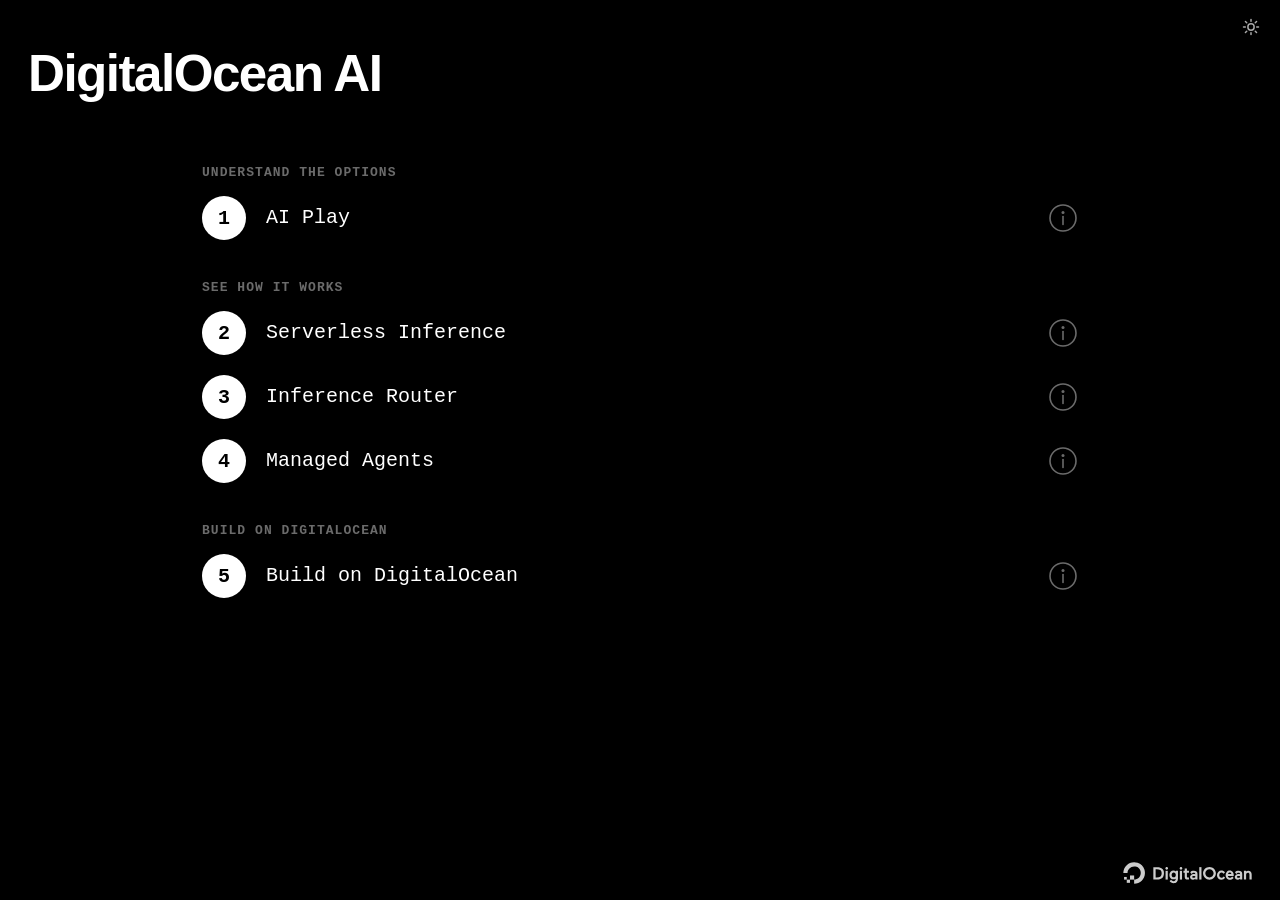
<file: index.html>
<!DOCTYPE html>
<html lang="en">
<head>
  <meta charset="UTF-8" />
  <meta name="viewport" content="width=device-width, initial-scale=1.0" />
  <title>DigitalOcean AI</title>
  <link rel="icon" href="/favicon.ico" />
  <link rel="stylesheet" href="/assets/styles.css" />
  <script src="/assets/theme.js"></script>
  <style>
    /* landing page: numbered rows grouped by what a visitor wants to do */
    main.home { max-width: 1400px; align-items: stretch; }
    .home .layout { display: grid; grid-template-columns: 1fr minmax(0, 924px) 1fr; margin-top: 24px; }
    .home .steps { grid-column: 2; list-style: none; margin: 0; padding: 0; display: flex; flex-direction: column; gap: 4px; }
    .home .group { margin: 28px 24px 4px; font: 600 13px var(--mono); letter-spacing: .08em; text-transform: uppercase; color: var(--dim-text); }
    .home .group:first-child { margin-top: 0; }
    .home .step { padding: 8px 24px; }
    .home .row { display: flex; align-items: center; gap: 20px; }
    /* solid disc with the number cut out in the page background */
    .home .n { flex: none; width: 44px; height: 44px; border-radius: 50%; display: grid; place-items: center; font: 700 20px var(--mono); background: var(--bright); color: var(--bg); }
    .home .text { flex: 1; font-size: 20px; line-height: 1.4; color: var(--bright); }
    .home .text a { color: inherit; text-decoration: none; }
    .home .text a:hover, .home .text a:focus-visible { text-decoration: underline; text-underline-offset: 3px; outline: none; }
    /* (i): round vector icon on the right; hover or keyboard focus opens the detail */
    .home .i { flex: none; width: 30px; height: 30px; padding: 0; background: transparent; border: 0; color: var(--dim-text); cursor: help; transition: color .2s; }
    .home .i svg { width: 100%; height: 100%; display: block; fill: none; stroke: currentColor; stroke-width: 1.6; stroke-linecap: round; }
    .home .i .dot { fill: currentColor; stroke: none; }
    .home .i:is(:focus-visible), .home .step.open .i { color: var(--bright); outline: none; }
    @media (hover: hover) { .home .i:hover { color: var(--bright); } }
    .home .detail { max-height: 0; overflow: hidden; opacity: 0; font-size: 16px; line-height: 1.55; color: var(--dim-text); margin-left: 64px; margin-right: 50px; transition: max-height .35s, opacity .25s, margin-top .35s; }
    /* mouse: hover opens it; keyboard: focus opens it; touch: a tap toggles .open (hover is unreliable on phones) */
    .home .step:is(.open, :has(.i:focus-visible)) .detail { max-height: 420px; opacity: 1; margin-top: 14px; }
    @media (hover: hover) { .home .step:has(.i:hover) .detail { max-height: 420px; opacity: 1; margin-top: 14px; } }
    .home .detail p { margin: 0; padding: 12px 16px; border: 1px dashed var(--mid-border); border-radius: 10px; }
    @media (max-width: 1240px) { .home .layout { display: flex; flex-direction: column; } }
    @media (max-width: 600px) {
      .home .i { width: 36px; height: 36px; margin: -3px; }
      .home .group { margin-left: 16px; margin-right: 16px; }
      .home .step { padding: 12px 16px; }
      .home .row { gap: 12px; }
      .home .n { width: 34px; height: 34px; font-size: 16px; }
      .home .text { font-size: 15px; }
      .home .detail { font-size: 14px; margin-left: 0; margin-right: 0; }
    }
  </style>
</head>
<body>
  <main class="wide home">
    <h1 class="title">DigitalOcean AI</h1>

    <div class="layout">
    <ol class="steps">
      <li class="group">Understand the options</li>
      <li class="step">
        <div class="row"><span class="n">1</span>
          <div class="text"><a href="/ai-play/">AI Play</a></div>
          <button class="i" type="button" aria-label="More about AI Play"><svg viewBox="0 0 30 30"><circle cx="15" cy="15" r="13"/><circle class="dot" cx="15" cy="9.5" r="1.5"/><path d="M15 13.5v8"/></svg></button></div>
        <div class="detail"><p>The three ways to run AI on DigitalOcean and who operates which layer.</p></div>
      </li>

      <li class="group">See how it works</li>
      <li class="step">
        <div class="row"><span class="n">2</span>
          <div class="text"><a href="/serverless-inference/">Serverless Inference</a></div>
          <button class="i" type="button" aria-label="More about Serverless Inference"><svg viewBox="0 0 30 30"><circle cx="15" cy="15" r="13"/><circle class="dot" cx="15" cy="9.5" r="1.5"/><path d="M15 13.5v8"/></svg></button></div>
        <div class="detail"><p>Live demo — send a real prompt and watch each stage of the request path light up as the reply streams.</p></div>
      </li>
      <li class="step">
        <div class="row"><span class="n">3</span>
          <div class="text"><a href="/inference-router/">Inference Router</a></div>
          <button class="i" type="button" aria-label="More about Inference Router"><svg viewBox="0 0 30 30"><circle cx="15" cy="15" r="13"/><circle class="dot" cx="15" cy="9.5" r="1.5"/><path d="M15 13.5v8"/></svg></button></div>
        <div class="detail"><p>How a prompt is classified into a task and routed to a model, with a fallback when nothing matches.</p></div>
      </li>
      <li class="step">
        <div class="row"><span class="n">4</span>
          <div class="text"><a href="/managed-agents/">Managed Agents</a></div>
          <button class="i" type="button" aria-label="More about Managed Agents"><svg viewBox="0 0 30 30"><circle cx="15" cy="15" r="13"/><circle class="dot" cx="15" cy="9.5" r="1.5"/><path d="M15 13.5v8"/></svg></button></div>
        <div class="detail"><p>How an agent runs on DigitalOcean: the harness, the action gateway and isolated credentials.</p></div>
      </li>

      <li class="group">Build on DigitalOcean</li>
      <li class="step">
        <div class="row"><span class="n">5</span>
          <div class="text"><a href="/build-on-do/">Build on DigitalOcean</a></div>
          <button class="i" type="button" aria-label="More about Build on DigitalOcean"><svg viewBox="0 0 30 30"><circle cx="15" cy="15" r="13"/><circle class="dot" cx="15" cy="9.5" r="1.5"/><path d="M15 13.5v8"/></svg></button></div>
        <div class="detail"><p>The DigitalOcean services on one page.</p></div>
      </li>
    </ol>
    </div>
  </main>
  <footer class="cellar">
    <img class="do-logo" src="/assets/do_logo_horizontal_black.svg" alt="DigitalOcean" />
  </footer>

  <script>
    /* tap an (i) to open or close its detail (phones have no hover) */
    document.querySelectorAll(".home .i").forEach(function (b) {
      b.setAttribute("aria-expanded", "false");
      b.addEventListener("click", function () {
        var li = b.closest(".step"), open = li.classList.toggle("open");
        b.setAttribute("aria-expanded", open);
      });
    });
  </script>
</body>
</html>
</file>
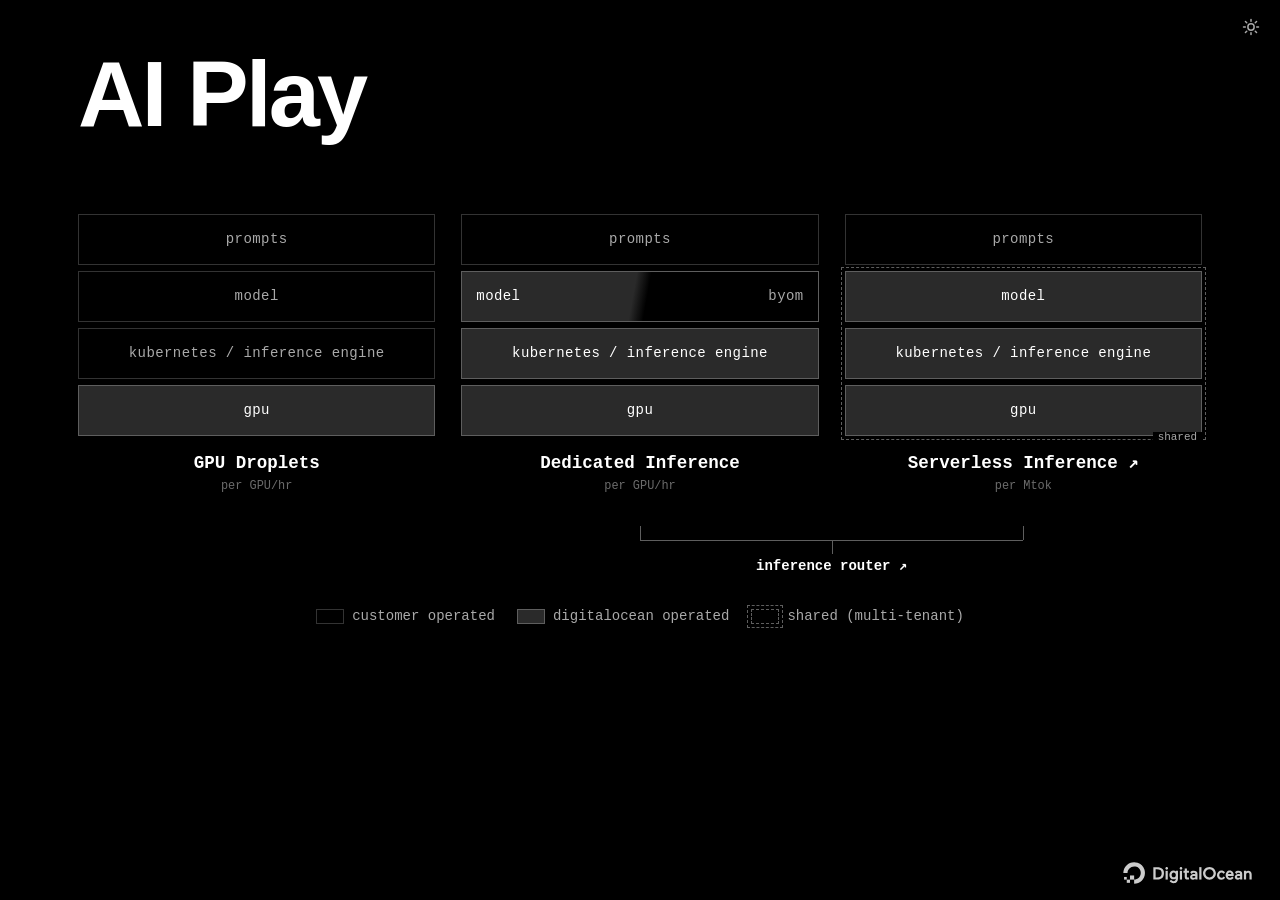
<file: ai-play/index.html>
<!DOCTYPE html>
<html lang="en">
<head>
  <meta charset="UTF-8" />
  <meta name="viewport" content="width=device-width, initial-scale=1.0" />
  <title>digitalocean ai — the bigger picture</title>
  <link rel="icon" href="/favicon.ico" />
  <link rel="stylesheet" href="/assets/styles.css" />
  <script src="/assets/theme.js"></script>
</head>
<body>
  <main>
    <h1 class="title">AI Play</h1>
    
    <div class="stacks">
      <!-- GPU Droplets -->
      <div class="stack">
        <div class="layers">
          <div class="layer cust">prompts</div>
          <div class="layer cust">model</div>
          <div class="layer cust">kubernetes / inference engine</div>
          <div class="layer do">gpu</div>
        </div>
        <div class="stack-name">GPU Droplets</div>
        <div class="stack-tier">per GPU/hr</div>
      </div>

      <!-- Dedicated Inference -->
      <div class="stack">
        <div class="layers">
          <div class="layer cust">prompts</div>
          <div class="layer split">model <span class="byom">byom</span></div>
          <div class="layer do">kubernetes / inference engine</div>
          <div class="layer do">gpu</div>
        </div>
        <div class="stack-name">Dedicated Inference</div>
        <div class="stack-tier">per GPU/hr</div>
      </div>

      <!-- Serverless Inference (the demo) -->
      <a class="stack link" href="/serverless-inference/">
        <div class="layers">
          <div class="layer cust">prompts</div>
          <div class="shared">
            <div class="layer do">model</div>
            <div class="layer do">kubernetes / inference engine</div>
            <div class="layer do">gpu</div>
            <span class="shared-tag">shared</span>
          </div>
        </div>
        <div class="stack-name">Serverless Inference ↗</div>
        <div class="stack-tier">per Mtok</div>
      </a>
    </div>

    <!-- inference router fronts both Dedicated (PaaS) and Serverless (TaaS) -->
    <a class="router link" href="/inference-router/" title="how the inference router classifies and routes prompts">
      <span class="arm l"></span>
      <span class="bar"></span>
      <span class="arm r"></span>
      <span class="stem"></span>
      <span class="router-label">inference router ↗</span>
    </a>

    <div class="legend">
      <span class="legend-item"><span class="swatch hollow"></span> customer operated</span>
      <span class="legend-item"><span class="swatch filled"></span> digitalocean operated</span>
      <span class="legend-item"><span class="swatch shared"></span> shared (multi-tenant)</span>
    </div>

  </main>

  <footer class="cellar">
    <img class="do-logo" src="/assets/do_logo_horizontal_black.svg" alt="DigitalOcean" />
  </footer>
</body>
</html>
</file>
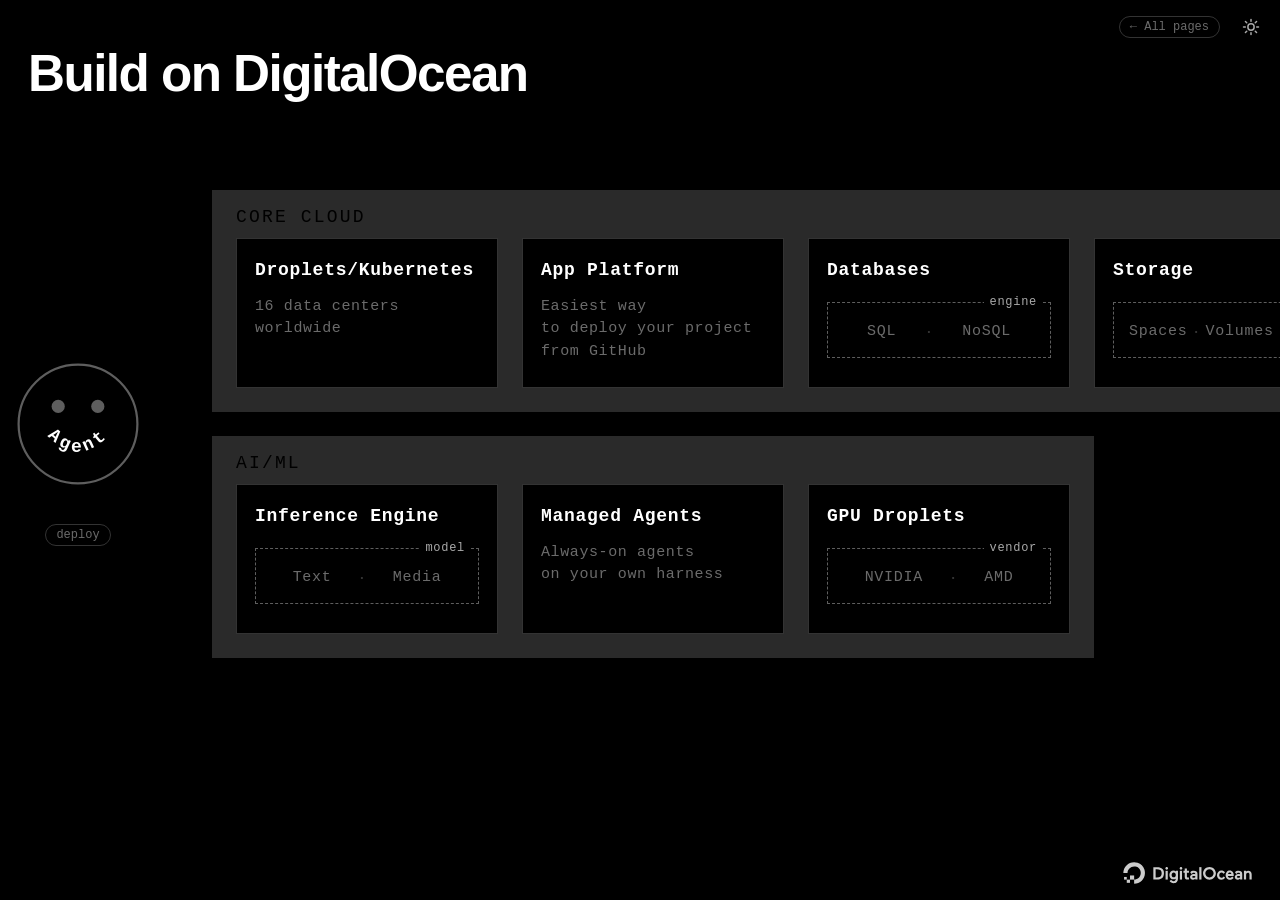
<file: build-on-do/index.html>
<!DOCTYPE html>
<html lang="en">
<head>
  <meta charset="UTF-8" />
  <meta name="viewport" content="width=device-width, initial-scale=1.0" />
  <title>Build on DigitalOcean — architecture</title>
  <link rel="icon" href="/favicon.ico" />
  <link rel="stylesheet" href="/assets/styles.css" />
  <script src="/assets/theme.js"></script>
  <style>
    /* page-specific layer on top of the shared .mars rules in styles.css */
    main.wide { max-width: 1400px; }
    .mars { font-size: 18px; }
    .mars.bod { --bw: 262px; --bh: 150px; --gap: 24px; --fh: calc(48px + var(--bh) + 24px); --sh: calc(2 * var(--fh) + 24px); flex-direction: column; align-items: center; padding-bottom: 0; gap: 20px; }
    .mars .row { position: relative; display: flex; align-items: flex-start; }
    .mars .net { position: absolute; left: 0; top: 0; width: 100%; height: 100%; overflow: visible; pointer-events: none; z-index: 2; }
    .mars .stack { display: flex; flex-direction: column; gap: 24px; }
    /* both frames are one row of 4 cells and the same size; every block is the same size, whatever it holds */
    .mars .frame.grid { display: grid; grid-template-columns: repeat(4, var(--bw)); grid-auto-rows: var(--bh); gap: var(--gap); align-content: start;
      width: calc(4 * var(--bw) + 3 * var(--gap) + 48px); height: var(--fh); }
    /* AI/ML holds 3 blocks, so it is trimmed to them: same 24px side padding and block gap as Core Cloud */
    .mars .frame.grid.ai { grid-template-columns: repeat(3, var(--bw)); width: calc(3 * var(--bw) + 2 * var(--gap) + 48px); }
    .mars .node.blk { width: var(--bw); height: var(--bh); padding: 18px; }
    /* blocks lift quickly (.2s) but settle back slowly (.7s) so the line has gone by the time they land */
    .mars .node.blk { transition-duration: .7s; }
    .mars .node.blk:hover { transition-duration: .2s; }
    .mars .node.blk .head { font-size: 18px; line-height: 1.5; }
    /* sub-blocks reuse the dashed .inner box from managed-agents.html */
    .mars .inner.subs { display: flex; margin: 18px 0 0; padding: 18px 6px 14px; font-size: 15px; white-space: nowrap; }
    .mars .inner.subs .tag { font-size: 12px; }
    .mars .inner.subs > span:not(.tag) { flex: 1 1 auto; padding: 0 8px; text-align: center; }
    .mars .desc { margin-top: 12px; white-space: nowrap; font-size: 15px; letter-spacing: .04em; line-height: 1.5; }   /* same type as the chips; colour is inherited so it lights with the block */
    /* a small dot, not a bar, between chips: centred on the boundary, same colour as the text but dimmer */
    .mars .inner.subs > span:not(.tag) + span:not(.tag) { position: relative; }
    .mars .inner.subs > span:not(.tag) + span:not(.tag)::before { content: "•"; position: absolute; left: 0; top: 50%; transform: translate(-50%, -50%); font-size: 8px; opacity: .55; }
    /* type sizes in the diagram: 12 (tabs, pill), 15 (chips), 18 (titles, captions, You). */
    /* "You": face + label, centred on the Core Cloud frame so the deploy arrow meets it */
    .mars .you { position: relative; width: 100px; height: var(--sh); color: var(--mid-border); transition: color .2s; }
    .mars .you svg { position: absolute; left: 50%; top: 50%; transform: translate(-50%, -50%); width: 132px; height: 132px; }
    .mars .you .who { position: absolute; left: 0; right: 0; top: calc(50% + 100px); display: flex; justify-content: center; }   /* well below the face: the pill is not its caption */
    .mars .you .face { fill: none; stroke: currentColor; stroke-width: 2; stroke-linecap: round; }
    .mars .you .eye { fill: currentColor; stroke: none; }
    /* "Agent" is the mouth: set along the smile's curve, 132/120 scale so font-size 16.4 = the diagram's 18px */
    .mars .you .mouth { fill: var(--bright); font: 700 16.4px var(--mono); letter-spacing: 3px; }
    /* deploy pill: quiet outline until hovered, so it doesn't outshine the diagram */
    .mars .you .sample { background: transparent; color: var(--dim-text); border-color: var(--dim-border); box-shadow: none; font-size: 12px; padding: 1px 10px; }
    /* quiet link back to the landing page, top right (same dim style as the pill) */
    .to-home { position: absolute; top: 16px; right: 60px; font-size: 12px; color: var(--dim-text); text-decoration: none; border: 1px solid var(--dim-border); border-radius: 999px; padding: 1px 10px; transition: color .2s, border-color .2s; }
    .to-home:hover, .to-home:focus-visible { color: var(--bright); border-color: var(--mid-border); }
    .mars .you .sample:hover, .mars .you .sample:focus-visible { color: var(--bright); border-color: var(--mid-border); box-shadow: none; transform: none; }
    .mars .row > .link-h { width: 84px; padding: 0 6px; height: var(--sh); margin-top: 0; }
    .mars .net .arr { opacity: 0; stroke: var(--bright); stroke-dasharray: 5 5; animation: mars-flow .6s linear infinite; transition: opacity .1s .1s; }   /* same delay in and out, so the line follows the blocks' 0.2s lift/drop */
    /* hover captions sit in a fixed strip under the diagram */
    .mars .caps { position: relative; width: 100%; height: 64px; }
    .mars .caps .cap { top: 0; width: 800px; }

    /* label mechanism (as inference-router.html): hover/focus the deploy pill → glow the blocks you deploy to and turn on the arrow */
    .mars:has(.sample[data-for="deploy"]:is(:hover,:focus-visible)) .node[data-chain~="deploy"] { transform: translateY(-4px); color: var(--bright); border-color: var(--bright); box-shadow: 0 0 24px 2px var(--glow); transition-duration: .2s; }
    .mars:has(.sample[data-for="deploy"]:is(:hover,:focus-visible)) .cap[data-chain~="deploy"] { opacity: 1; }
    .mars:has(.node[data-chain~="droplets"]:hover) .cap[data-chain~="droplets"],
    .mars:has(.node[data-chain~="app"]:hover) .cap[data-chain~="app"],
    .mars:has(.node[data-chain~="db"]:hover) .cap[data-chain~="db"],
    .mars:has(.node[data-chain~="storage"]:hover) .cap[data-chain~="storage"],
    .mars:has(.node[data-chain~="inference"]:hover) .cap[data-chain~="inference"],
    .mars:has(.node[data-chain~="agents"]:hover) .cap[data-chain~="agents"],
    .mars:has(.node[data-chain~="gpu"]:hover) .cap[data-chain~="gpu"] { opacity: 1; }
    .mars:has(.sample[data-for="deploy"]:is(:hover,:focus-visible)) .arr[data-c~="core"] { opacity: 1; }
    .mars:has(.sample[data-for="deploy"]:is(:hover,:focus-visible)) .you { color: var(--bright); }
  </style>
</head>
<body>
  <a class="to-home" href="/">← All pages</a>
  <main class="wide">
    <h1 class="title">Build on DigitalOcean</h1>

    <div class="mars bod">
      <div class="row">
        <svg class="net" aria-hidden="true"><path class="arr" data-c="core" d=""/></svg>
        <div class="you">
          <svg viewBox="0 0 120 120" role="img" aria-label="Agent"><defs><path id="smile" d="M28 66Q60 104 92 66"/></defs><circle class="face" cx="60" cy="60" r="54"/><circle class="eye" cx="42" cy="44" r="6"/><circle class="eye" cx="78" cy="44" r="6"/><text class="mouth"><textPath href="#smile" startOffset="50%" text-anchor="middle">Agent</textPath></text></svg>
          <div class="who">
            <button class="sample" type="button" data-for="deploy">deploy</button>
          </div>
        </div>

        <div class="link-h"></div>

        <div class="stack">
          <div class="frame grid"><span class="frame-title">Core Cloud</span>
          <div class="stage node blk core" data-chain="droplets"><div class="head">Droplets/Kubernetes</div><div class="desc">16 data centers<br>worldwide</div></div>
          <div class="stage node blk core" data-chain="app deploy"><div class="head">App Platform</div><div class="desc">Easiest way<br>to deploy your project<br>from GitHub</div></div>
          <div class="stage node blk core" data-chain="db deploy"><div class="head">Databases</div><div class="inner subs"><span class="tag">engine</span><span>SQL</span><span>NoSQL</span></div></div>
          <div class="stage node blk core" data-chain="storage deploy"><div class="head">Storage</div><div class="inner subs"><span class="tag">type</span><span>Spaces</span><span>Volumes</span><span>NFS</span></div></div>
          </div>
          <div class="frame grid ai"><span class="frame-title">AI/ML</span>
          <div class="stage node blk" data-chain="inference deploy"><div class="head">Inference Engine</div><div class="inner subs"><span class="tag">model</span><span>Text</span><span>Media</span></div></div>
          <div class="stage node blk" data-chain="agents"><div class="head">Managed Agents</div><div class="desc">Always-on agents<br>on your own harness</div></div>
          <div class="stage node blk" data-chain="gpu"><div class="head">GPU Droplets</div><div class="inner subs"><span class="tag">vendor</span><span>NVIDIA</span><span>AMD</span></div></div>
          </div>
        </div>
      </div>

      <div class="caps">
        <div class="cap" data-chain="droplets"><b>Droplets/Kubernetes</b>Virtual machines and managed Kubernetes,<br>in 16 data centers.</div>
        <div class="cap" data-chain="app"><b>App Platform</b>Deploy apps from code or containers.</div>
        <div class="cap" data-chain="db"><b>Databases</b>Managed PostgreSQL, MySQL, etc.</div>
        <div class="cap" data-chain="storage"><b>Storage</b>Spaces (object), Volumes (block), NFS (file).</div>
        <div class="cap" data-chain="inference"><b>Inference Engine</b>Call open-weight and pass-through models by API.</div>
        <div class="cap" data-chain="agents"><b>Managed Agents</b>Run your agent in a secure runtime,<br>and let it act in GitHub, Jira and 20,000+ other tools.</div>
        <div class="cap" data-chain="gpu"><b>GPU Droplets</b>GPU virtual machines.</div>
        <div class="cap" data-chain="deploy"><b>Deploy</b>Your agent deploys via MCP or a plugin.</div>
      </div>

    </div>
  </main>

  <script>
  /* deploy arrow: one trunk from the face through the gap between the frames, then a branch to every
     highlighted block (.node[data-chain~="deploy"]) — up to Core Cloud, down to AI/ML — each running right up to its block.
     Positions come from layout offsets (not bounding rects), so the hover lift doesn't shift the geometry. */
  (function () {
    var row = document.querySelector(".mars .row");
    var path = row.querySelector(".net .arr");
    var you = row.querySelector(".you");
    var frames = row.querySelectorAll(".frame");
    var START = 10, LIFT = 4;   // lit blocks rise 4px on hover (see .node:hover), so end the line on the lifted edge

    function pos(el) {
      var x = 0, y = 0;
      while (el && el !== row) { x += el.offsetLeft; y += el.offsetTop; el = el.offsetParent; }
      return { x: x, y: y };
    }

    function draw() {
      var core = pos(frames[0]), ai = pos(frames[1]);
      var gapY = Math.round((core.y + frames[0].offsetHeight + ai.y) / 2);
      var x0 = Math.round(pos(you).x + you.offsetWidth / 2 + you.querySelector('svg').getBoundingClientRect().width / 2 + START);   // face edge + gap
      var blocks = row.querySelectorAll('.node[data-chain~="deploy"]');
      var d = "", xEnd = x0;
      Array.prototype.forEach.call(blocks, function (b) {
        var p = pos(b), bx = Math.round(p.x + b.offsetWidth / 2);
        var up = p.y + b.offsetHeight / 2 < gapY;
        var ye = (up ? p.y + b.offsetHeight : p.y) - LIFT;
        d += "M" + bx + " " + gapY + "V" + ye;
        if (bx > xEnd) xEnd = bx;
      });
      path.setAttribute("d", d ? "M" + x0 + " " + gapY + "H" + xEnd + d : "");
    }

    draw();
    window.addEventListener("load", draw);
    window.addEventListener("resize", draw);
    if (document.fonts && document.fonts.ready) document.fonts.ready.then(draw);
    if (window.ResizeObserver) new ResizeObserver(draw).observe(row);
    new MutationObserver(draw).observe(row, { attributes: true, attributeFilter: ["data-chain"], subtree: true });
    var pill = row.querySelector('.sample[data-for="deploy"]');
    ["mouseenter", "focus"].forEach(function (e) { pill.addEventListener(e, draw); });
  })();
  </script>

  <footer class="cellar">
    <img class="do-logo" src="/assets/do_logo_horizontal_black.svg" alt="DigitalOcean" />
  </footer>
</body>
</html>
</file>
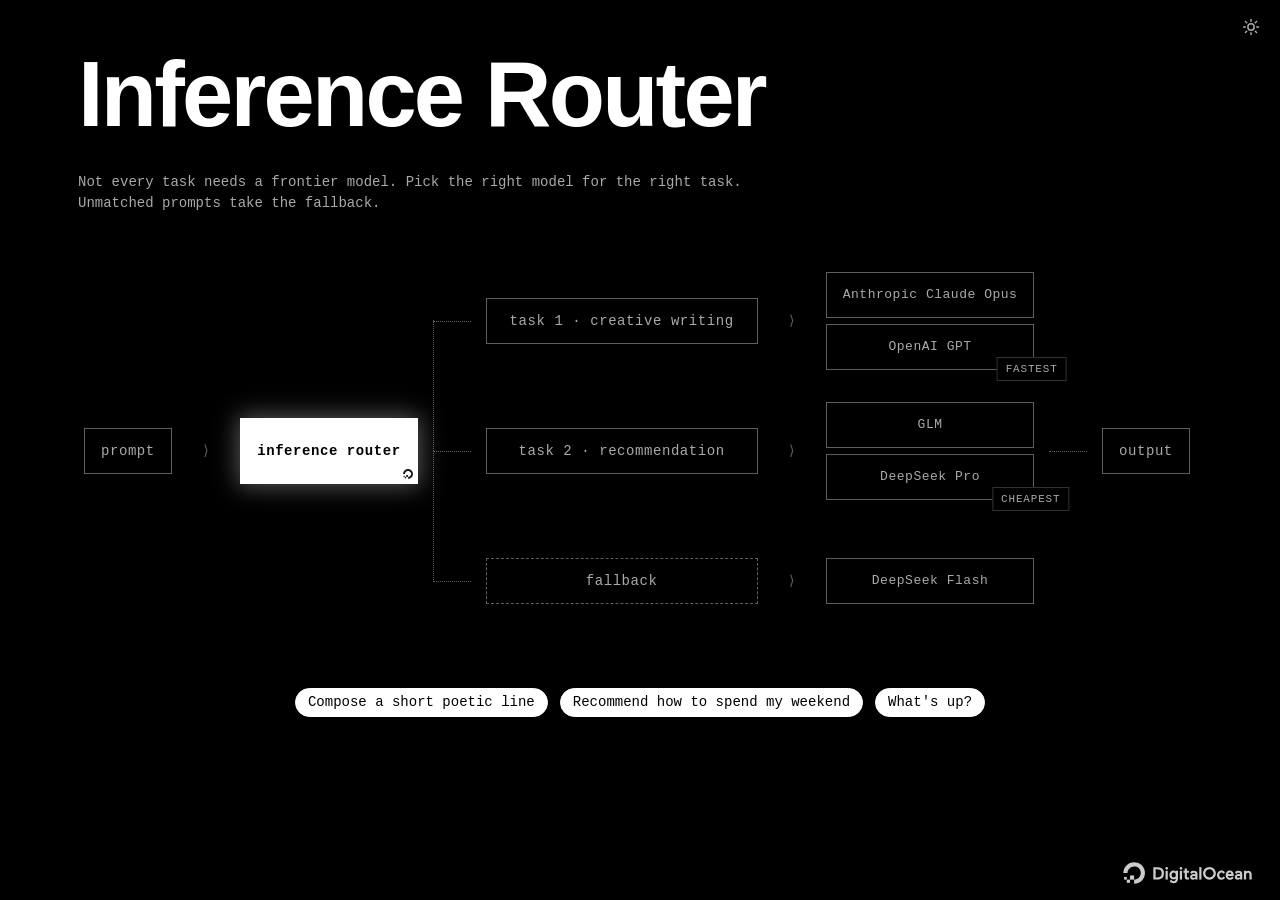
<file: inference-router/index.html>
<!DOCTYPE html>
<html lang="en">
<head>
  <meta charset="UTF-8" />
  <meta name="viewport" content="width=device-width, initial-scale=1.0" />
  <title>inference router — architecture</title>
  <link rel="icon" href="/favicon.ico" />
  <link rel="stylesheet" href="/assets/styles.css" />
  <script src="/assets/theme.js"></script>
</head>
<body>
  <main>
    <h1 class="title">Inference Router</h1>
    <p class="lead">Not every task needs a frontier model. Pick the right model for the right task. <br> Unmatched prompts take the fallback.</p>

    <div class="arch" id="arch">
      <div class="stage node" data-chain="creative recommend fallback">prompt</div>

      <div class="conn" data-chain="creative recommend fallback"><span class="chev">⟩</span></div>

      <div class="stage node router" data-chain="creative recommend fallback">inference router<img class="router-logo" src="/assets/do_mark_black.svg" alt="DigitalOcean" /></div>

      <!-- branch: a ⟩ arrow fans the router into each group, and each group ⟩ feeds the output -->
      <div class="arch-branch">
        <div class="arch-tasks">
          <!-- task 1 -->
          <div class="task-group">
            <div class="conn line" data-chain="creative"></div>
            <div class="stage node task" data-chain="creative">task 1 · creative writing</div>
            <div class="conn" data-chain="creative"><span class="chev">⟩</span></div>
            <div class="arch-models">
              <div class="stage node model">Anthropic Claude Opus</div>
              <div class="stage node model" data-chain="creative">OpenAI GPT</div>
            </div>
            <div class="arch-criteria" data-chain="creative">fastest</div>
          </div>

          <!-- task 2 -->
          <div class="task-group">
            <div class="conn line" data-chain="recommend"></div>
            <div class="stage node task" data-chain="recommend">task 2 · recommendation</div>
            <div class="conn" data-chain="recommend"><span class="chev">⟩</span></div>
            <div class="arch-models">
              <div class="stage node model">GLM</div>
              <div class="stage node model" data-chain="recommend">DeepSeek Pro</div>
            </div>
            <div class="arch-criteria" data-chain="recommend">cheapest</div>
          </div>

          <!-- fallback (task 3, kinda) — the catch-all when no task matches -->
          <div class="task-group">
            <div class="conn line" data-chain="fallback"></div>
            <div class="stage node task fallback" data-chain="fallback">fallback</div>
            <div class="conn" data-chain="fallback"><span class="chev">⟩</span></div>
            <div class="arch-models">
              <div class="stage node model" data-chain="fallback">DeepSeek Flash</div>
            </div>
          </div>
        </div>
      </div>

      <div class="conn line" data-chain="creative recommend fallback"></div>

      <div class="stage node output" data-chain="creative recommend fallback">output</div>
    </div>

    <div class="samples">
      <button class="sample" type="button" data-for="creative">Compose a short poetic line</button>
      <button class="sample" type="button" data-for="recommend">Recommend how to spend my weekend</button>
      <button class="sample" type="button" data-for="fallback">What's up?</button>
    </div>
  </main>

  <footer class="cellar">
    <img class="do-logo" src="/assets/do_logo_horizontal_black.svg" alt="DigitalOcean" />
  </footer>

</body>
</html>
</file>
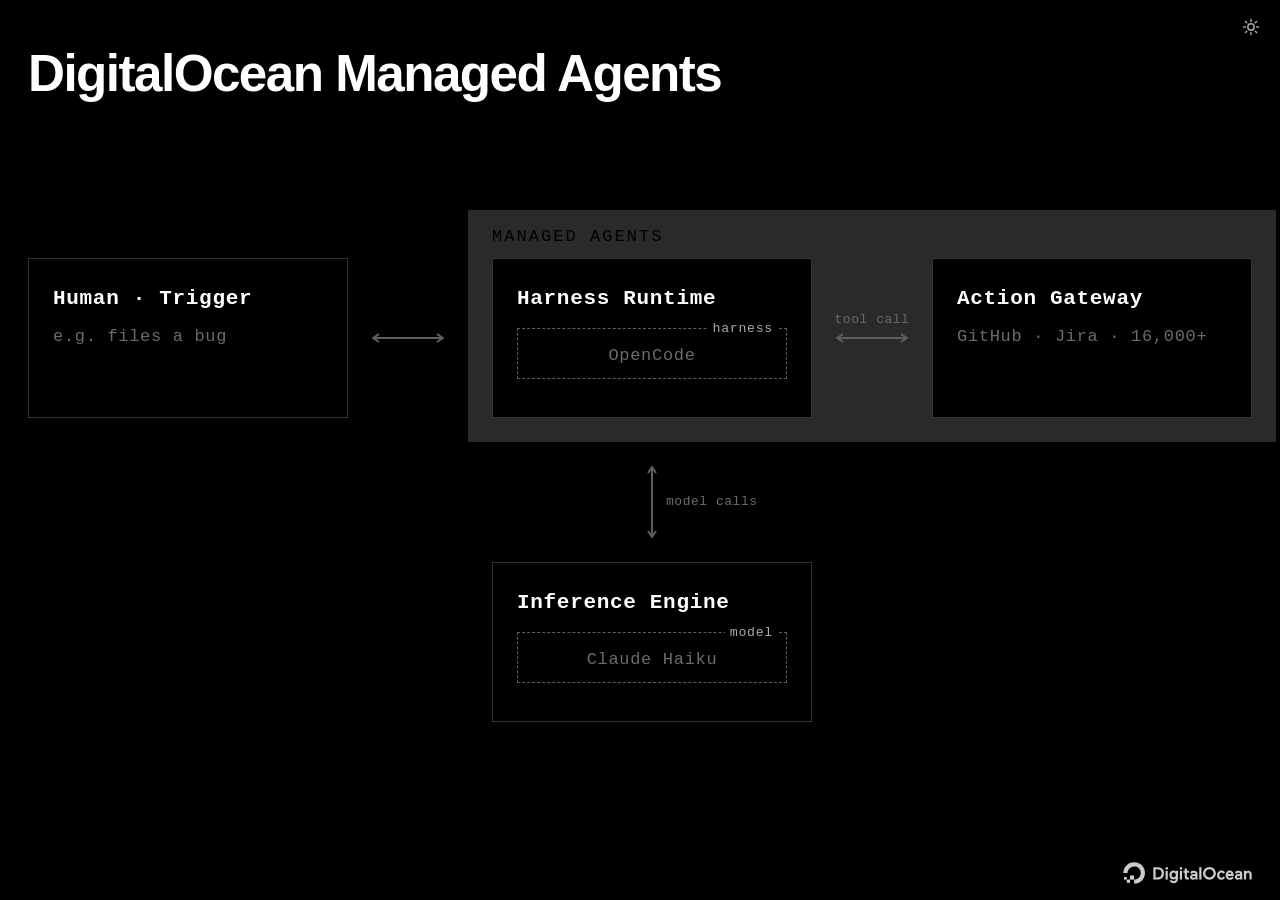
<file: managed-agents/index.html>
<!DOCTYPE html>
<html lang="en">
<head>
  <meta charset="UTF-8" />
  <meta name="viewport" content="width=device-width, initial-scale=1.0" />
  <title>DigitalOcean Managed Agents — architecture</title>
  <link rel="icon" href="/favicon.ico" />
  <link rel="stylesheet" href="/assets/styles.css" />
  <script src="/assets/theme.js"></script>
</head>
<body>
  <main class="wide">
    <h1 class="title">DigitalOcean Managed Agents</h1>

    <div class="mars">
      <div class="stage node human"><div class="head">Human · Trigger</div><div class="line">e.g. files a bug</div></div>

      <div class="link-h"><svg viewBox="0 0 72 10"><path class="arr" data-c="hr" d="M1 5H71M7 1L1 5L7 9M65 1L71 5L65 9"/></svg></div>

      <div class="frame"><span class="frame-title">Managed Agents</span>
        <div class="col">
          <div class="stage node hr"><div class="head">Harness Runtime</div><div class="inner"><span class="tag">harness</span>OpenCode</div></div>
          <svg width="10" height="72" viewBox="0 0 10 72"><path class="arr" data-c="hr si" d="M5 1V71M1 7L5 1L9 7M1 65L5 71L9 65"/></svg>
          <span class="lbl">model calls</span>
          <div class="stage node si"><div class="head">Inference Engine</div><div class="inner"><span class="tag">model</span>Claude Haiku</div></div>
        </div>

        <div class="link-h"><span class="t">tool call</span><svg viewBox="0 0 72 10"><path class="arr" data-c="hr ag" d="M1 5H71M7 1L1 5L7 9M65 1L71 5L65 9"/></svg></div>

        <div class="stage node ag"><div class="head">Action Gateway</div><div class="line">GitHub · Jira · 16,000+</div></div>
      </div>

      <div class="cap c1"><b>Durable Sessions</b>Pause, resume, hand off.</br>Firecracker microVMs.</div>
      <div class="cap c3"><b>Model Catalog</b>Open-weight and pass-through models.</div>
      <div class="cap c2"><b>Isolated Credentials</b>Secrets never enter the agent's runtime.</div>
    </div>
  </main>

  <footer class="cellar">
    <img class="do-logo" src="/assets/do_logo_horizontal_black.svg" alt="DigitalOcean" />
  </footer>
</body>
</html>
</file>
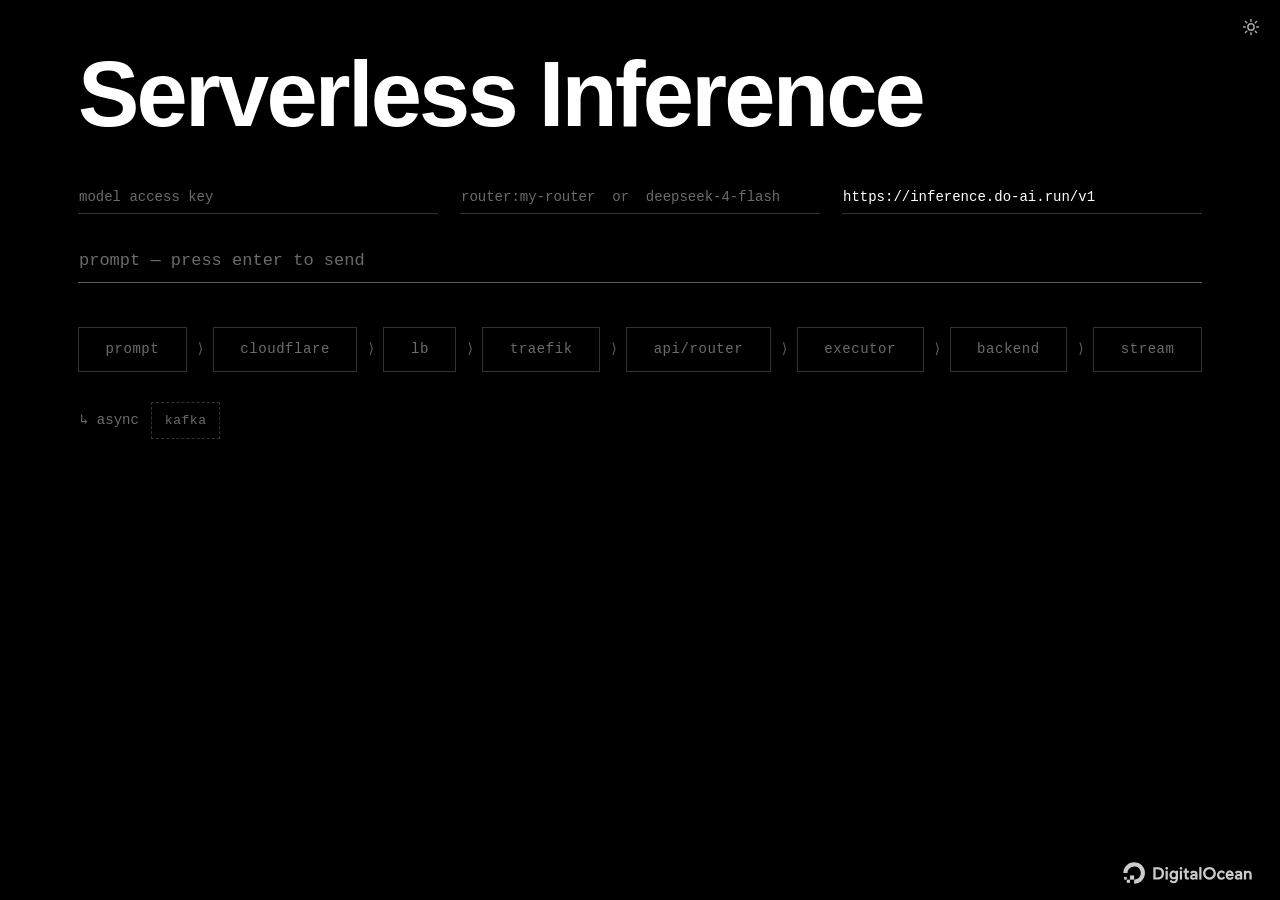
<file: serverless-inference/index.html>
<!DOCTYPE html>
<html lang="en">
<head>
  <meta charset="UTF-8" />
  <meta name="viewport" content="width=device-width, initial-scale=1.0" />
  <title>Serverless Inference — deep dive</title>
  <link rel="icon" href="/favicon.ico" />
  <link rel="stylesheet" href="/assets/styles.css" />
  <script src="/assets/theme.js"></script>
</head>
<body>
  <main>
    <h1 class="title">Serverless Inference</h1>

    <div class="config">
      <input id="key"   type="password" placeholder="model access key" autocomplete="off" spellcheck="false" />
      <input id="model" type="text"     placeholder="router:my-router  or  deepseek-4-flash" spellcheck="false" />
      <input id="base"  type="text"     placeholder="https://inference.do-ai.run/v1" spellcheck="false" />
    </div>

    <input id="prompt" type="text" placeholder="prompt — press enter to send" spellcheck="false" autocomplete="off" />

    <div class="pipeline" id="pipeline"></div>
    <div class="branch" id="branch"></div>

    <div class="meta" id="meta"></div>
    <div class="reply" id="reply"></div>
  </main>

  <footer class="cellar">
    <a href="/ai-play/" title="see the bigger picture — DigitalOcean AI">
      <img class="do-logo" src="/assets/do_logo_horizontal_black.svg" alt="DigitalOcean — the bigger picture" />
    </a>
  </footer>

  <script src="/assets/app.js"></script>
</body>
</html>
</file>
<file: assets/styles.css>
/* dark is the default (projector-friendly); [data-theme="light"] flips the palette live */
:root {
  --bg: #000;
  --dim-border: #333;
  --dim-text: #6b6b6b;
  --mid-border: #5e5e5e;
  --mid-text: #a9a9a9;
  --bright: #ffffff;
  --line: #2a2a2a;
  --glow: rgba(255, 255, 255, .35);
  --tip-bg: #111111;
  --pos: #6ee7a8;
  --neg: #ff8f8f;
  --logo-filter: invert(1);
  --mono: ui-monospace, SFMono-Regular, "SF Mono", Menlo, Consolas, "Liberation Mono", monospace;
}

:root[data-theme="light"] {
  --bg: #ffffff;
  --dim-border: #d9d9d9;
  --dim-text: #8a8a8a;
  --mid-border: #b3b3b3;
  --mid-text: #555555;
  --bright: #111111;
  --line: #ececec;
  --glow: rgba(0, 0, 0, .22);
  --tip-bg: #ffffff;
  --pos: #128a5b;
  --neg: #c0362c;
  --logo-filter: none;
}

* { box-sizing: border-box; }

html, body { height: 100%; }

body {
  margin: 0;
  background: var(--bg);
  color: var(--mid-text);
  font-family: var(--mono);
  font-size: 14px;
  line-height: 1.5;
  -webkit-font-smoothing: antialiased;
}

/* live theme toggle — fixed top-right on every page, icon only */
.theme-toggle {
  position: fixed; top: 14px; right: 16px; z-index: 50;
  display: inline-flex; align-items: center; justify-content: center;
  background: transparent; border: 0; padding: 4px; line-height: 0;
  color: var(--mid-text); cursor: pointer;
  transition: color .15s;
}
.theme-toggle:hover { color: var(--bright); }

main {
  max-width: 1180px;
  margin: 0 auto;
  padding: 48px 28px 110px;
  display: flex;
  flex-direction: column;
  gap: 26px;
}

/* ───────────────────────── title ───────────────────────── */
.title {
  font-family: -apple-system, BlinkMacSystemFont, "Segoe UI", Helvetica, Arial, sans-serif;
  font-size: clamp(44px, 8vw, 92px);
  font-weight: 800;
  letter-spacing: -0.03em;
  line-height: 1;
  color: var(--bright);
  margin: 0 0 16px;
}

/* ───────────────────────── inputs ───────────────────────── */
.config { display: flex; gap: 22px; }
.config input { flex: 1; min-width: 0; }

input {
  font: inherit;
  color: var(--bright);
  background: transparent;
  border: 0;
  border-bottom: 1px solid var(--dim-border);
  padding: 5px 1px;
  caret-color: var(--bright);
}
input::placeholder { color: var(--dim-text); }
input:focus { outline: none; border-bottom-color: var(--bright); }

#prompt {
  width: 100%;
  font-size: 17px;
  border-bottom-color: var(--mid-border);
  padding: 8px 1px;
}

/* ───────────────────────── pipeline ───────────────────────── */
.pipeline {
  display: flex;
  align-items: center;
  flex-wrap: nowrap;
  gap: 26px;
  padding: 18px 0 4px;
}

.stage {
  position: relative;
  flex: 1 1 auto;
  min-width: max-content;
  text-align: center;
  border: 1px solid var(--dim-border);
  color: var(--dim-text);
  padding: 11px 16px;
  white-space: nowrap;
  letter-spacing: .04em;
  transition: color .2s, border-color .2s, background .2s, box-shadow .2s;
}

/* ">" connector between stages */
.stage:not(:first-child)::before {
  content: "⟩";
  position: absolute; top: 50%; left: -13px;
  transform: translate(-50%, -50%);
  color: var(--mid-border);
}

/* states */
.stage.reached { color: var(--mid-text); border-color: var(--mid-border); }
.stage.active,
.stage.streaming {
  color: var(--bright);
  border-color: var(--bright);
  box-shadow: 0 0 0 1px var(--bright);
  animation: breathe 1.3s ease-in-out infinite;
}
@keyframes breathe {
  0%, 100% { box-shadow: 0 0 0 1px var(--bright); }
  50%      { box-shadow: 0 0 12px 0 var(--glow); }
}
.stage.failed {
  color: var(--bright);
  border-color: var(--bright);
  border-style: dashed;
  animation: none;
  box-shadow: none;
}

/* ───────────────────────── kafka branch ───────────────────────── */
.branch { min-height: 18px; padding-left: 2px; display: flex; align-items: center; }
.branch .stage {
  flex: 0 0 auto;
  border-style: dashed;
  font-size: 13px;
  padding: 8px 13px;
}
.branch .label { color: var(--dim-text); margin-right: 12px; }
.branch .stage::before, .branch .stage::after { display: none; }

/* ───────────────────────── meta + reply ───────────────────────── */
.meta {
  color: var(--mid-text);
  min-height: 1.5em;
  letter-spacing: .02em;
  word-break: break-word;
}
.meta .sep { color: var(--dim-text); }
.meta b { color: var(--bright); font-weight: 600; }

/* model info glyph + hover tooltip (details pulled from the model catalog) */
.info { position: relative; display: inline-flex; align-items: center; vertical-align: middle; margin-left: 5px; cursor: help; outline: none; color: var(--mid-text); }
.info-ico { display: block; }
.info-ico circle { fill: currentColor; }  /* glyph matches the gray text */
.info-ico rect { fill: var(--bg); }        /* the "i" cut out in the background colour */
.info .tip {
  position: absolute; left: 0; top: calc(100% + 8px); z-index: 30;
  width: max-content; max-width: 340px;
  background: var(--tip-bg); border-radius: 8px;
  padding: 10px 12px; color: var(--mid-text);
  font-size: 12px; line-height: 1.45; letter-spacing: normal; white-space: normal;
  box-shadow: 0 8px 24px rgba(0, 0, 0, .6);
  opacity: 0; visibility: hidden; transform: translateY(-4px);
  transition: opacity .12s, transform .12s; pointer-events: none;
}
.info-ico:hover + .tip, .info:focus-visible .tip { opacity: 1; visibility: visible; transform: translateY(0); }
.tip-title { display: block; color: var(--bright); font-weight: 600; margin-bottom: 3px; }
.tip-desc { display: block; margin-bottom: 6px; }
.tip-row { display: block; color: var(--dim-text); }

.reply {
  color: var(--bright);
  white-space: pre-wrap;
  word-wrap: break-word;
  font-size: 16px;
  min-height: 1.5em;
}
.reply.dim { color: var(--dim-text); }
.reply .cursor {
  display: inline-block;
  width: 7px; height: 1em;
  background: var(--bright);
  vertical-align: text-bottom;
  animation: blink 1s step-end infinite;
}
@keyframes blink { 50% { opacity: 0; } }

/* ───────────────────────── bigger picture (index.html) ───────────────────────── */
.lead { color: var(--mid-text); margin: -10px 0 0; }

.xlink {
  display: inline-block; width: fit-content;
  color: var(--mid-text); text-decoration: none;
  border-bottom: 1px solid var(--dim-border); padding-bottom: 1px;
}
.xlink:hover { color: var(--bright); border-bottom-color: var(--bright); }
.xlink .tag {
  font-size: .78em; letter-spacing: .08em; text-transform: uppercase;
  color: var(--dim-text); border: 1px solid var(--dim-border);
  padding: 1px 5px; margin-left: 6px; vertical-align: 1px;
}

.legend { display: flex; flex-wrap: wrap; justify-content: center; gap: 22px; color: var(--mid-text); }
.legend-item { display: inline-flex; align-items: center; gap: 8px; white-space: nowrap; }
.swatch { width: 28px; height: 15px; display: inline-block; }
.swatch.hollow { border: 1px solid var(--dim-border); }
.swatch.filled { background: var(--line); border: 1px solid var(--mid-border); }
.swatch.shared { border: 1px dashed var(--mid-border); }

.stacks { display: flex; gap: 26px; align-items: stretch; margin-top: 32px; }
.stack {
  flex: 1 1 0; min-width: 0;
  display: flex; flex-direction: column;
  color: inherit; text-decoration: none;
}
.layers { display: flex; flex-direction: column; gap: 6px; }
.layer {
  border: 1px solid var(--dim-border);
  padding: 14px 14px; text-align: center;
  letter-spacing: .03em;
  white-space: nowrap; overflow: hidden; text-overflow: ellipsis;
}
.layer.cust { background: transparent; border-color: var(--dim-border); color: var(--mid-text); }
.layer.do   { background: var(--line); border-color: var(--mid-border); color: var(--bright); }
.layer.split {
  background: linear-gradient(100deg, var(--line) 0 48%, transparent 52% 100%);
  border-color: var(--mid-border); color: var(--bright);
  display: flex; justify-content: space-between; gap: 8px;
}
.layer.split .byom { color: var(--mid-text); }

.shared {
  position: relative;
  display: flex; flex-direction: column; gap: 6px;
  outline: 1px dashed var(--mid-border);   /* outline takes no layout space, so rows stay aligned across columns */
  outline-offset: 3px;
}
.shared-tag {
  position: absolute; right: 0; bottom: -7px;
  background: var(--bg); padding: 0 5px;
  font-size: .78em; line-height: 1; color: var(--mid-text);
}

.stack-name { margin-top: auto; padding-top: 14px; text-align: center; color: var(--bright); font-weight: 600; font-size: 1.25em;}
.stack-tier { text-align: center; color: var(--dim-text); font-size: .85em; margin-top: 2px; }

/* inference router — a title below, connected up to the Dedicated (PaaS) and Serverless (TaaS)
   columns with right-angle lines. columns are 3 equal flex cells with a 26px gap, so the middle
   column centers on 50% and the right column one (column + gap) = (100% + 26px)/3 further right. */
.router { position: relative; height: 66px; margin-top: -8px; }
.router .bar {
  position: absolute; top: 26px; left: 50%;
  width: calc((100% + 26px) / 3);
  border-top: 1px solid var(--mid-border);
}
.router .arm {
  position: absolute; top: 12px; height: 14px;
  border-left: 1px solid var(--mid-border);
}
.router .arm.l { left: 50%; }
.router .arm.r { left: calc(50% + (100% + 26px) / 3); }
.router .stem {
  position: absolute; top: 26px; height: 14px;
  left: calc(50% + (100% + 26px) / 6);
  border-left: 1px solid var(--mid-border);
}
.router .router-label {
  position: absolute; top: 42px;
  left: calc(50% + (100% + 26px) / 6);
  transform: translateX(-50%);
  white-space: nowrap;
  color: var(--bright); font-weight: 600;
}
a.router.link { display: block; text-decoration: none; cursor: pointer; }
a.router.link:hover .router-label { text-decoration: underline; }
a.router.link:hover .bar,
a.router.link:hover .arm,
a.router.link:hover .stem { border-color: var(--bright); }

/* serverless inference is the demo entry point */
.stack.link { cursor: pointer; }
.stack.link:hover .layer.do { box-shadow: 0 0 0 1px var(--bright); }
.stack.link:hover .shared { border-color: var(--bright); }
.stack.link:hover .stack-name { text-decoration: underline; }

/* ───────────────────────── cellar / footer ───────────────────────── */
.cellar {
  position: fixed;
  left: 0; right: 0; bottom: 0;
  z-index: 10;
  width: 100%;
  padding: 16px 28px;
  background: var(--bg);
  display: flex;
  align-items: center;
  justify-content: flex-end;
  gap: 16px;
  color: var(--dim-text);
}
.cellar a { display: inline-flex; }
.cellar .do-logo {
  height: 22px;
  width: auto;
  filter: var(--logo-filter);   /* invert to white on dark; original black on light */
  opacity: .8;
  transition: opacity .15s;
}
.cellar a:hover .do-logo { opacity: 1; }

/* ───────────────────────── router architecture (inference-router.html) ───────────────────────── */
/* left-to-right block diagram: prompt ⟩ router ⟩ [three task groups] ⟩ output.
   reuses .stage for the blocks; the router→groups fan and groups→output collapse are
   drawn as a vertical "bus" + per-row arms, the same border-line technique as .router. */
.arch {
  display: flex;
  align-items: center;
  gap: 0;
  overflow-x: auto;         /* narrow screens scroll rather than break the connectors */
  padding: 32px 0px 32px 0px;  /* room so hover-glow box-shadows aren't clipped by the scroll box */
}

/* blocks — .stage handles the look; drop its built-in ⟩ (we place connectors explicitly).
   static diagram: render every block in the calm mid state (no animation). */
.arch .node { position: relative; flex: 0 0 auto; min-width: max-content; line-height: 1.3;
  min-height: 46px; display: flex; align-items: center; justify-content: center;
  color: var(--mid-text); border-color: var(--mid-border);
  margin: 0 6px 0 6px }

.arch .node::before { content: none; }
.arch .node.router { font-weight: 600; background: var(--bright); color: var(--bg); border-color: var(--bright); box-shadow: 0 0 24px 2px var(--glow); }
/* DO mark inside the router block's bottom-left corner. it sits on the bright fill, so its
   filter is the inverse of the page's — black mark on the white block (dark), white on black (light) */
.router-logo { position: absolute; right: 4px; bottom: 4px; height: 10px; width: auto; opacity: .9; filter: none; }
:root[data-theme="light"] .router-logo { filter: invert(1); }
.arch .node.model { font-size: 13px; padding: 8px 13px; text-align:left; min-width: 13rem;}
/* fixed width sized to the longest label, so every task block matches (arrows align) */
.arch .node.task { width: 272px; text-align: center; }
.arch .node.task.fallback { border-style: dashed; }

/* horizontal ⟩ connector between adjacent blocks */
.arch .conn { flex: 0 0 auto; display: flex; align-items: center; justify-content: center; padding: 0 24px; }
.arch .conn .chev { color: var(--mid-border); transition: color .2s; }
/* dotted line connector — fans out of the router and collapses into output; stops short of the blocks */
.arch .conn.line { width: 56px; padding: 0 9px; }
.arch .conn.line::before { content: ""; width: 100%; border-top: 1px dotted var(--mid-border); transition: border-top-color .2s; }

/* the three groups, stacked; equal row heights (grid 1fr) so the ⟩ arrow rows align */
.arch-branch { position: relative; align-self: stretch; display: flex; }
/* vertical dotted spine joining the three fan lines into a fan out of the router. split at the
   router's entry (mid) into upper/lower halves so a hovered route can light just its own segment */
.arch-branch::before,
.arch-branch::after {
  content: ""; position: absolute; left: 9px;
  border-left: 1px dotted var(--mid-border); transition: border-left-color .2s;
}
.arch-branch::before { top: 13.5%; bottom: 50%; }  /* mid → top (task 1) */
.arch-branch::after  { top: 50%; bottom: 13.5%; }  /* mid → bottom (fallback) */
.arch-tasks {
  display: grid;
  grid-auto-rows: 1fr;
  gap: 32px;
  flex: 1 1 auto;
}
.task-group { position: relative; display: flex; align-items: center; }
.arch-models { position: relative; display: flex; flex-direction: column; justify-content: center; gap: 6px; }
.arch-models .node { flex: 1 1 auto; text-align: center; }

/* selection-criterion chip — a badge overlapping the bottom-right corner of the
   group's lowest model (styled like .stack-tier / .xlink .tag). */
.arch-criteria {
  position: absolute; right: 0; bottom: 0;
  transform: translate(38%, 45%);
  z-index: 2; background: var(--bg);
  text-align: center;
  font-size: .78em; letter-spacing: .08em; text-transform: uppercase;
  color: var(--mid-text);
  border: 1px solid var(--dim-border);
  padding: 3px 8px; white-space: nowrap;
  transition: color .2s, border-color .2s, box-shadow .2s;
}
.arch-criteria.fallback { border-style: dashed; color: var(--dim-text); }

/* ───────────────────────── sample prompts (hover to trace a route) ───────────────────────── */
/* filled, rounded tags (not blocks) — bright fill so they read as pills; theme-inverted text */
.samples { display: flex; flex-wrap: wrap; align-self: center; align-items: center; gap: 12px; }
.sample {
  font: inherit; color: var(--bg);
  background: var(--bright); border: 1px solid var(--bright);
  border-radius: 999px; padding: 3px 12px; cursor: pointer;
  transition: box-shadow .2s, transform .15s;
}
.sample:hover, .sample:focus-visible {
  outline: none; box-shadow: 0 0 12px 0 var(--glow); transform: translateY(-1px);
}

/* hover/focus a sample → glow every block, badge and connector on its chain (data-chain).
   blocks & badges get the ring; connectors get a colour lift only. */
main:has(.sample[data-for="creative"]:hover)       :is(.node, .arch-criteria)[data-chain~="creative"],
main:has(.sample[data-for="creative"]:focus-visible) :is(.node, .arch-criteria)[data-chain~="creative"],
main:has(.sample[data-for="recommend"]:hover)      :is(.node, .arch-criteria)[data-chain~="recommend"],
main:has(.sample[data-for="recommend"]:focus-visible) :is(.node, .arch-criteria)[data-chain~="recommend"] {
  color: var(--bright); border-color: var(--bright); box-shadow: 0 0 12px 0 var(--glow);
}
/* router keeps its inverted knockout text on the bright fill; take the ring only */
main:has(.sample[data-for="creative"]:hover)       .node.router[data-chain~="creative"],
main:has(.sample[data-for="creative"]:focus-visible) .node.router[data-chain~="creative"],
main:has(.sample[data-for="recommend"]:hover)      .node.router[data-chain~="recommend"],
main:has(.sample[data-for="recommend"]:focus-visible) .node.router[data-chain~="recommend"] {
  color: var(--bg); box-shadow: 0 0 28px 3px var(--glow);
}
/* connectors: chevrons + dotted lines light up */
main:has(.sample[data-for="creative"]:hover)       [data-chain~="creative"] .chev,
main:has(.sample[data-for="creative"]:focus-visible) [data-chain~="creative"] .chev,
main:has(.sample[data-for="recommend"]:hover)      [data-chain~="recommend"] .chev,
main:has(.sample[data-for="recommend"]:focus-visible) [data-chain~="recommend"] .chev {
  color: var(--bright);
}
main:has(.sample[data-for="creative"]:hover)       .conn.line[data-chain~="creative"]::before,
main:has(.sample[data-for="creative"]:focus-visible) .conn.line[data-chain~="creative"]::before,
main:has(.sample[data-for="recommend"]:hover)      .conn.line[data-chain~="recommend"]::before,
main:has(.sample[data-for="recommend"]:focus-visible) .conn.line[data-chain~="recommend"]::before {
  border-top-color: var(--bright);
}
/* spine: light only the segment the route travels. creative (top) → upper half; recommend
   (middle) enters the fan at mid, so no vertical segment glows. */
main:has(.sample[data-for="creative"]:hover) .arch-branch::before,
main:has(.sample[data-for="creative"]:focus-visible) .arch-branch::before {
  border-left-color: var(--bright);
}
/* fallback (bottom row) → light the LOWER spine half (mid → bottom) */
main:has(.sample[data-for="fallback"]:hover) .arch-branch::after,
main:has(.sample[data-for="fallback"]:focus-visible) .arch-branch::after {
  border-left-color: var(--bright);
}

/* fallback route ("What's up?") — no defined task; router sends it to the default model */
main:has(.sample[data-for="fallback"]:hover)       :is(.node, .arch-criteria)[data-chain~="fallback"],
main:has(.sample[data-for="fallback"]:focus-visible) :is(.node, .arch-criteria)[data-chain~="fallback"] {
  color: var(--bright); border-color: var(--bright); box-shadow: 0 0 12px 0 var(--glow);
}
main:has(.sample[data-for="fallback"]:hover)       .node.router[data-chain~="fallback"],
main:has(.sample[data-for="fallback"]:focus-visible) .node.router[data-chain~="fallback"] {
  color: var(--bg); box-shadow: 0 0 28px 3px var(--glow);
}
main:has(.sample[data-for="fallback"]:hover)       [data-chain~="fallback"] .chev,
main:has(.sample[data-for="fallback"]:focus-visible) [data-chain~="fallback"] .chev {
  color: var(--bright);
}
main:has(.sample[data-for="fallback"]:hover)       .conn.line[data-chain~="fallback"]::before,
main:has(.sample[data-for="fallback"]:focus-visible) .conn.line[data-chain~="fallback"]::before {
  border-top-color: var(--bright);
}


/* ---- mars-architecture.html ---- */
main.wide { max-width: 1320px; min-height: 100vh; box-sizing: border-box; }
main.wide .title { font-size: clamp(32px, 4vw, 72px); white-space: nowrap; }
.mars { position: relative; margin: auto; padding-bottom: 280px; display: flex; align-items: flex-start; font-size: 17px; }
.mars .arr { stroke: var(--mid-border); fill: none; stroke-width: 2; transition: stroke .2s; }
.mars .node { position: relative; width: 320px; min-width: 0; height: 160px; box-sizing: border-box; background: var(--bg); padding: 24px; text-align: left; display: flex; flex-direction: column; transition: transform .2s, color .2s, border-color .2s, box-shadow .2s; }
.mars .node::before { content: none; }
.mars .head { color: var(--bright); font-weight: 700; font-size: 21px; line-height: 1.5; }
.mars .line { margin-top: 10px; }
.mars .inner { position: relative; margin: auto 0; border: 1px dashed var(--mid-border); padding: 14px 4px 10px; text-align: center; white-space: nowrap; }
.mars .tag { position: absolute; top: -7px; right: 8px; background: var(--bg); padding: 0 5px; line-height: 1; font-size: .78em; color: var(--mid-text); }
.mars .frame { position: relative; display: flex; align-items: center; background: var(--line); padding: 48px 24px 24px; }
.mars .lbl, .mars .link-h { font-size: 13px; letter-spacing: .04em; color: var(--dim-text); }
.mars .frame-title { position: absolute; left: 24px; top: 14px; letter-spacing: .12em; text-transform: uppercase; color: black; }
.mars .human, .mars > .link-h { margin-top: 48px; }
.mars .link-h { position: relative; width: 120px; height: 160px; box-sizing: border-box; padding: 0 24px; display: flex; align-items: center; white-space: nowrap; }
.mars .link-h svg { width: 72px; height: 10px; }
.mars .link-h .t { position: absolute; left: 0; right: 0; bottom: calc(50% + 8px); text-align: center; }
.mars .col { position: relative; }
.mars .col .si { position: absolute; left: 0; top: calc(100% + 144px); }
.mars .col > svg { position: absolute; left: 50%; top: calc(100% + 48px); transform: translateX(-50%); }
.mars .lbl { position: absolute; left: calc(50% + 14px); top: calc(100% + 84px); transform: translateY(-50%); }
.mars .node:hover { transform: translateY(-4px); color: var(--bright); border-color: var(--bright); box-shadow: 0 0 24px 2px var(--glow); }
.mars .cap { position: absolute; left: 50%; transform: translateX(-50%); width: 520px; top: calc(100% + 16px); text-align: center; opacity: 0; pointer-events: none; transition: opacity .2s; color: var(--mid-text); }
.mars .cap b { display: block; color: var(--bright); }
.mars:has(.hr:hover) .cap.c1, .mars:has(.ag:hover) .cap.c2, .mars:has(.si:hover) .cap.c3 { opacity: 1; }
.mars:has(.hr:hover) .arr[data-c~="hr"], .mars:has(.ag:hover) .arr[data-c~="ag"], .mars:has(.si:hover) .arr[data-c~="si"] { stroke: var(--bright); stroke-dasharray: 5 5; animation: mars-flow .6s linear infinite; }
@keyframes mars-flow { to { stroke-dashoffset: -10; } }
</file>
